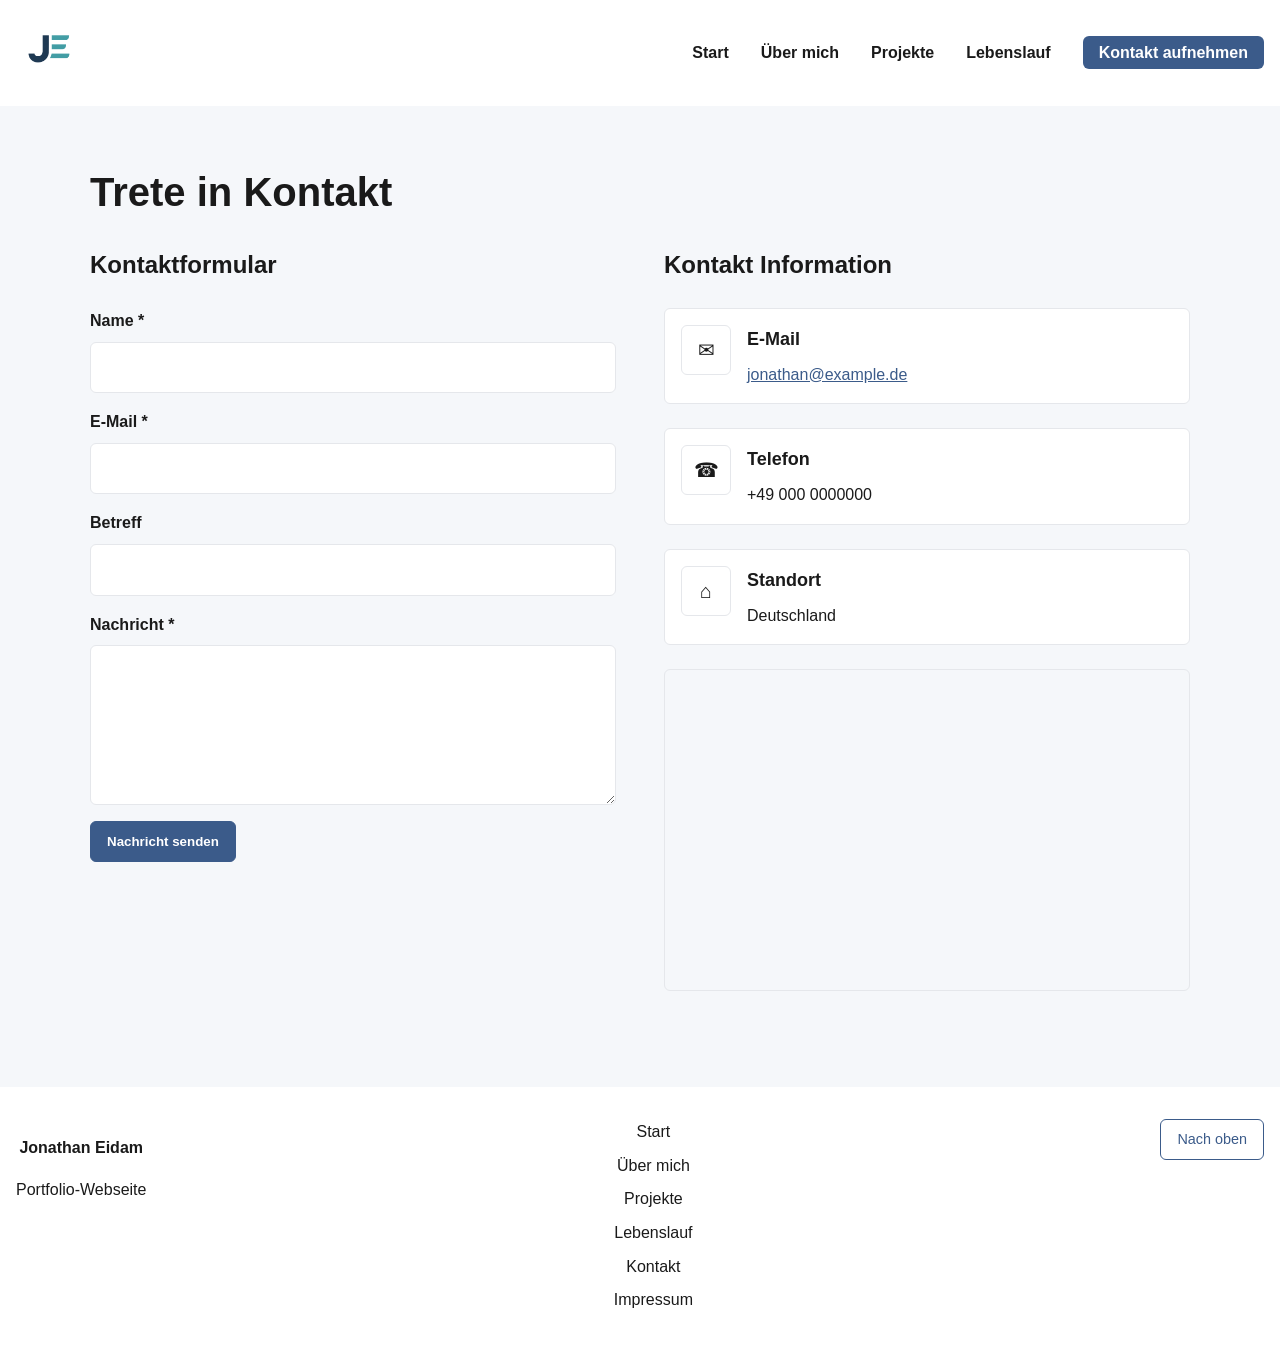
<file: contact.html>
<!DOCTYPE html>
<html lang="de">

<head>
  <meta charset="UTF-8" />
  <meta name="viewport" content="width=device-width, initial-scale=1.0" />
  <title>Kontakt</title>

  <!-- Stylesheet und Favicon -->
  <link rel="stylesheet" href="css/style.css" />
  <link rel="icon" href="images/logo.png" type="image/png">

  <!-- jQuery für Komponentenladung und eigenes Script -->
  <script src="https://code.jquery.com/jquery-3.7.1.min.js" defer></script>
  <script src="js/script.js" defer></script>
</head>

<body id="top">

  <!-- Kopfzeile mit Navigation (wird per jQuery aus nav.component geladen) -->
  <header>
    <nav></nav>
  </header>

  <main>
    <section class="contact-page">
      <h1>Trete in Kontakt</h1>

      <!-- Zweispaltiges Layout: Formular links, Kontaktinfos rechts -->
      <div class="contact-layout">

        <!-- Linke Spalte: Kontaktformular mit Validierung -->
        <div class="contact-form-column">
          <section class="contact-form-section">
            <h2>Kontaktformular</h2>

            <form class="contact-form">
              <div class="form-group">
                <label for="name">Name *</label>
                <input type="text" id="name" name="name" required>
              </div>

              <div class="form-group">
                <label for="email">E-Mail *</label>
                <input type="email" id="email" name="email" required>
              </div>

              <div class="form-group">
                <label for="subject">Betreff</label>
                <input type="text" id="subject" name="subject">
              </div>

              <div class="form-group">
                <label for="message">Nachricht *</label>
                <textarea id="message" name="message" required></textarea>
              </div>

              <button type="submit" class="button-link primary">Nachricht senden</button>
            </form>
          </section>
        </div>

        <!-- Rechte Spalte: Kontaktdaten und Karteneinbettung -->
        <div class="contact-info-column">
          <section class="contact-info-section">
            <h2>Kontakt Information</h2>

            <!-- E-Mail-Kontakt -->
            <article class="contact-info-card">
              <div class="contact-info-icon" aria-hidden="true">✉</div>
              <div class="contact-info-text">
                <h3>E-Mail</h3>
                <p><a href="mailto:jonathan@example.de">jonathan@example.de</a></p>
              </div>
            </article>

            <!-- Telefon-Kontakt -->
            <article class="contact-info-card">
              <div class="contact-info-icon" aria-hidden="true">☎</div>
              <div class="contact-info-text">
                <h3>Telefon</h3>
                <p>+49 000 0000000</p>
              </div>
            </article>

            <!-- Standort -->
            <article class="contact-info-card">
              <div class="contact-info-icon" aria-hidden="true">⌂</div>
              <div class="contact-info-text">
                <h3>Standort</h3>
                <p>Deutschland</p>
              </div>
            </article>

            <!-- Eingebettete Google Maps Karte -->
            <div class="contact-map">
              <iframe
                src="https://www.google.com/maps/embed?pb=!1m16!1m12!1m3!1d1134.2182529385918!2d9.985776325714568!3d53.54099860012424!2m3!1f0!2f0!3f0!3m2!1i1024!2i768!4f13.1!2m1!1selbphilharmonie!5e0!3m2!1sen!2sde!4v1774897979373!5m2!1sen!2sde"
                loading="lazy" referrerpolicy="no-referrer-when-downgrade" title="Standort auf Google Maps">
              </iframe>
            </div>
          </section>
        </div>
      </div>
    </section>
  </main>

  <!-- Footer (wird per jQuery aus footer.component geladen) -->
  <footer></footer>

</body>

</html>
</file>
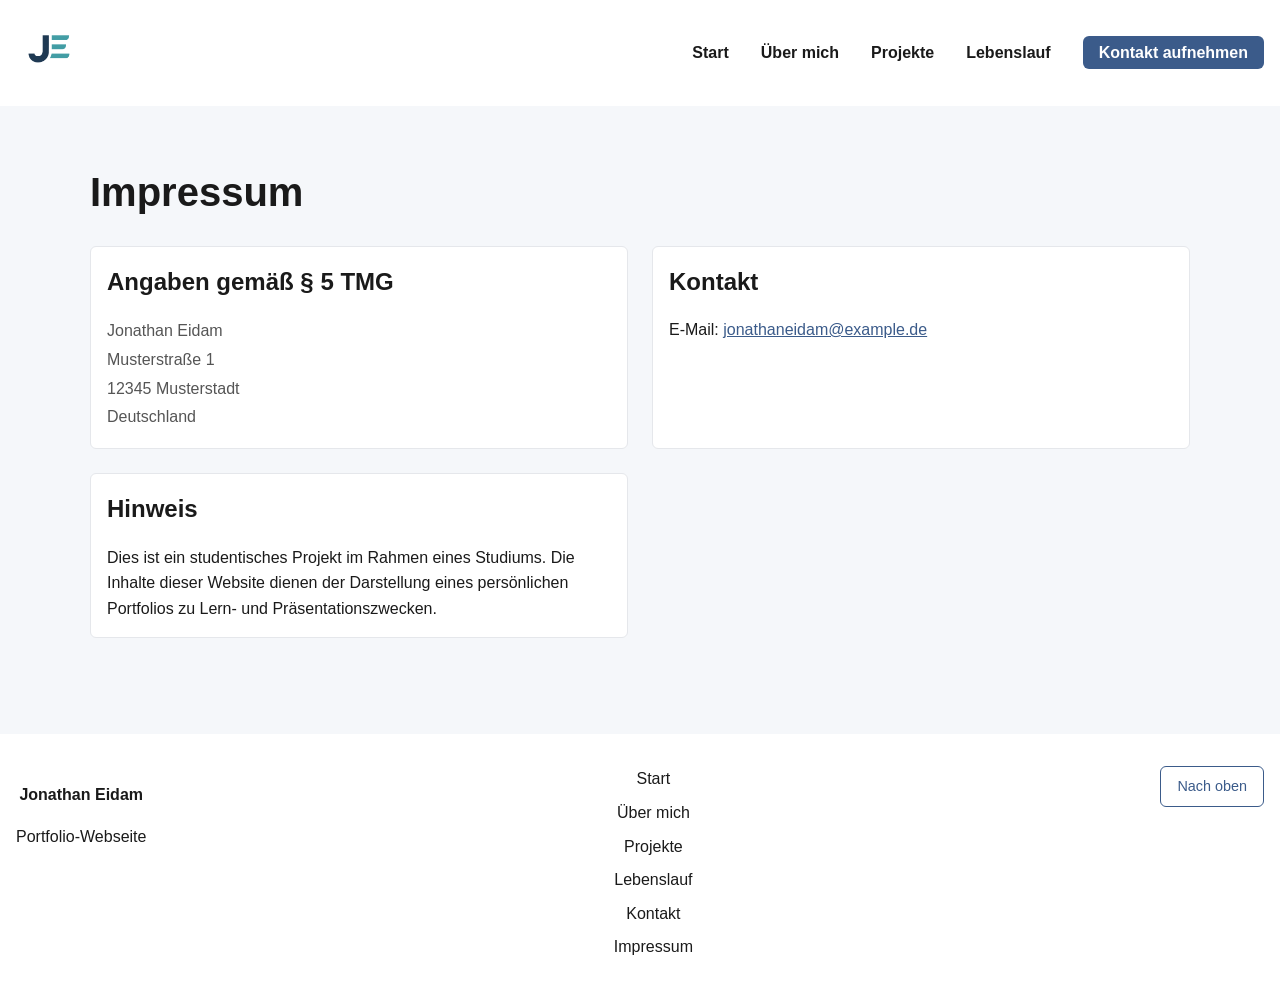
<file: impressum.html>
<!DOCTYPE html>
<html lang="de">

<head>
  <meta charset="UTF-8" />
  <meta name="viewport" content="width=device-width, initial-scale=1.0" />
  <title>Impressum</title>

  <!-- Stylesheet und Favicon -->
  <link rel="stylesheet" href="css/style.css" />
  <link rel="icon" href="images/logo.png" type="image/png">

  <!-- jQuery für Komponentenladung und eigenes Script -->
  <script src="https://code.jquery.com/jquery-3.7.1.min.js" defer></script>
  <script src="js/script.js" defer></script>
</head>

<body id="top">

  <!-- Kopfzeile mit Navigation (wird per jQuery aus nav.component geladen) -->
  <header>
    <nav></nav>
  </header>

  <main>
    <section class="impressum-page">
      <h1>Impressum</h1>

      <!-- Impressum-Karten: Rechtliche Pflichtangaben -->
      <div class="impressum-content">

        <!-- Angaben zum Seitenbetreiber nach § 5 TMG -->
        <section class="impressum-card">
          <h2>Angaben gemäß § 5 TMG</h2>
          <address>
            Jonathan Eidam<br>
            Musterstraße 1<br>
            12345 Musterstadt<br>
            Deutschland
          </address>
        </section>

        <!-- Kontaktmöglichkeit per E-Mail -->
        <section class="impressum-card">
          <h2>Kontakt</h2>
          <p>
            E-Mail:
            <a href="mailto:jonathaneidam@example.de">jonathaneidam@example.de</a>
          </p>
        </section>

        <!-- Hinweis zum studentischen Kontext des Projekts -->
        <section class="impressum-card">
          <h2>Hinweis</h2>
          <p>
            Dies ist ein studentisches Projekt im Rahmen eines Studiums. Die
            Inhalte dieser Website dienen der Darstellung eines persönlichen
            Portfolios zu Lern- und Präsentationszwecken.
          </p>
        </section>
      </div>
    </section>
  </main>

  <!-- Footer (wird per jQuery aus footer.component geladen) -->
  <footer></footer>

</body>

</html>
</file>
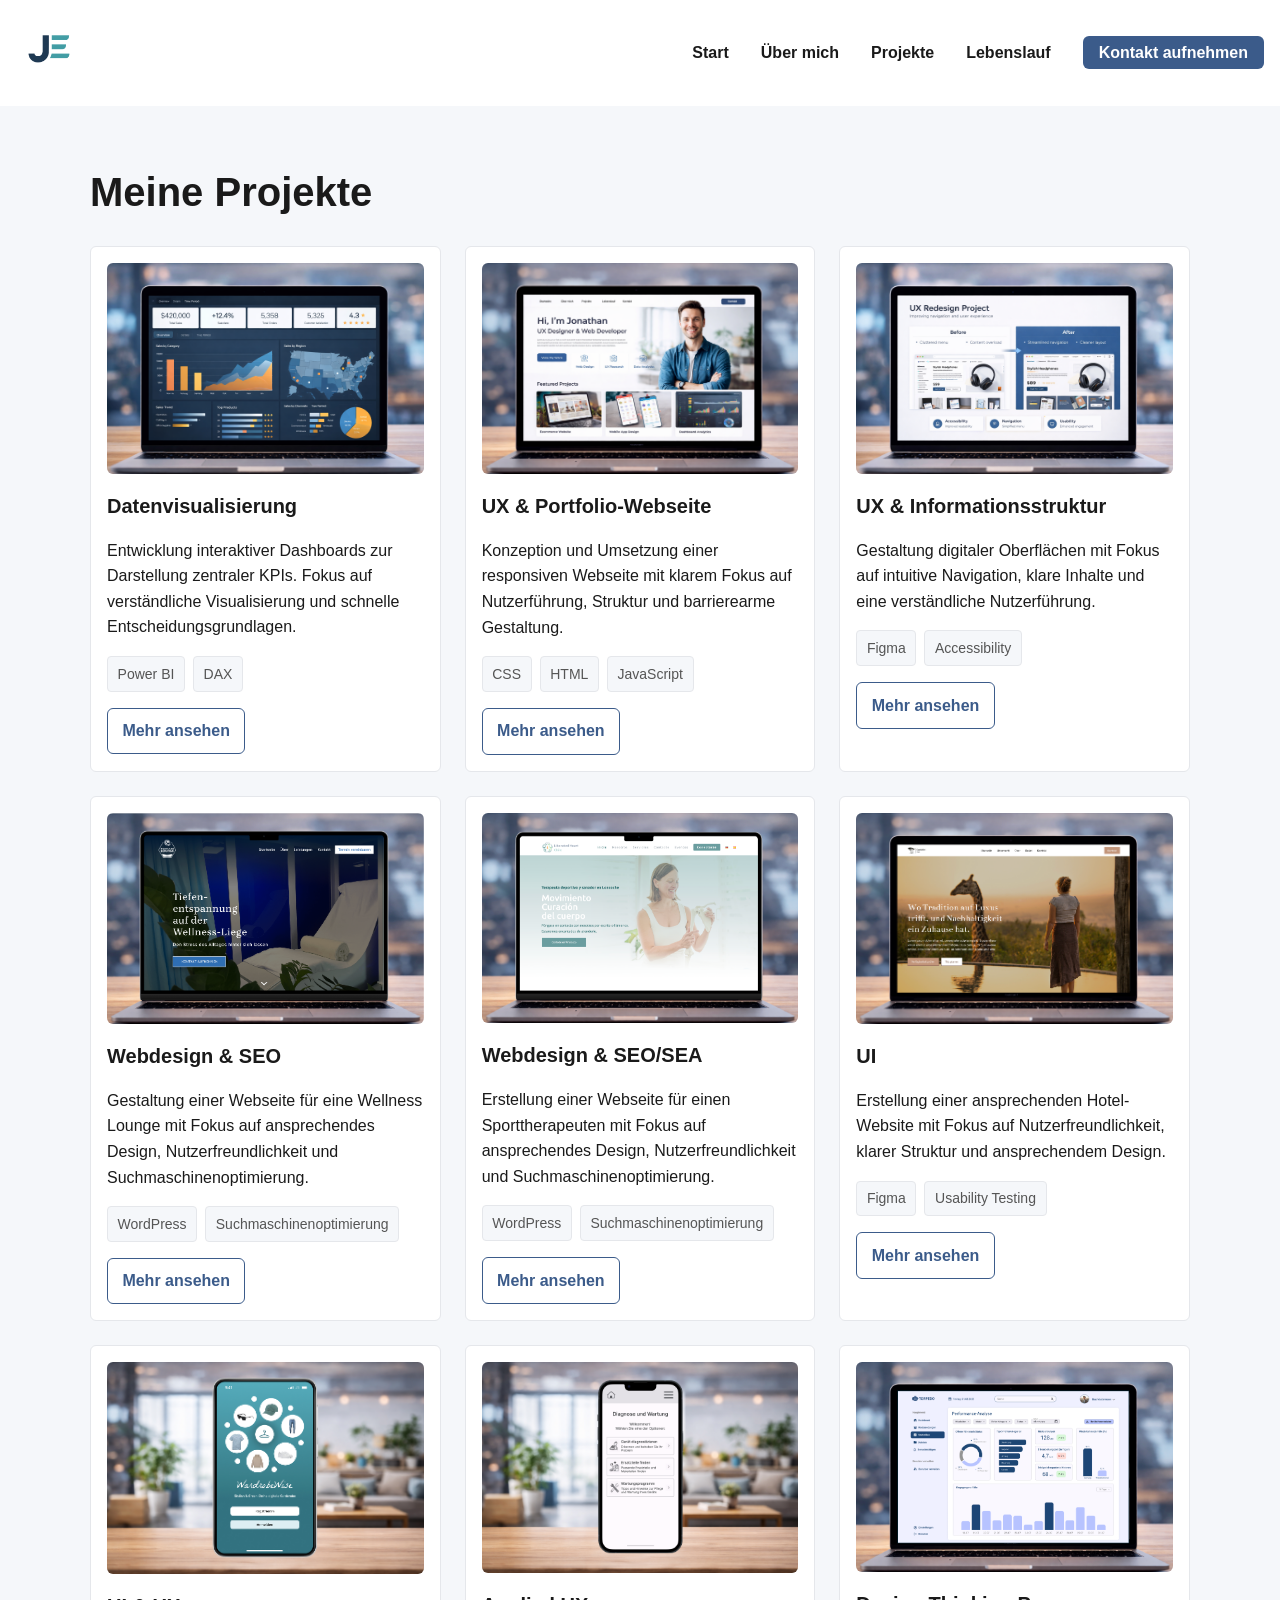
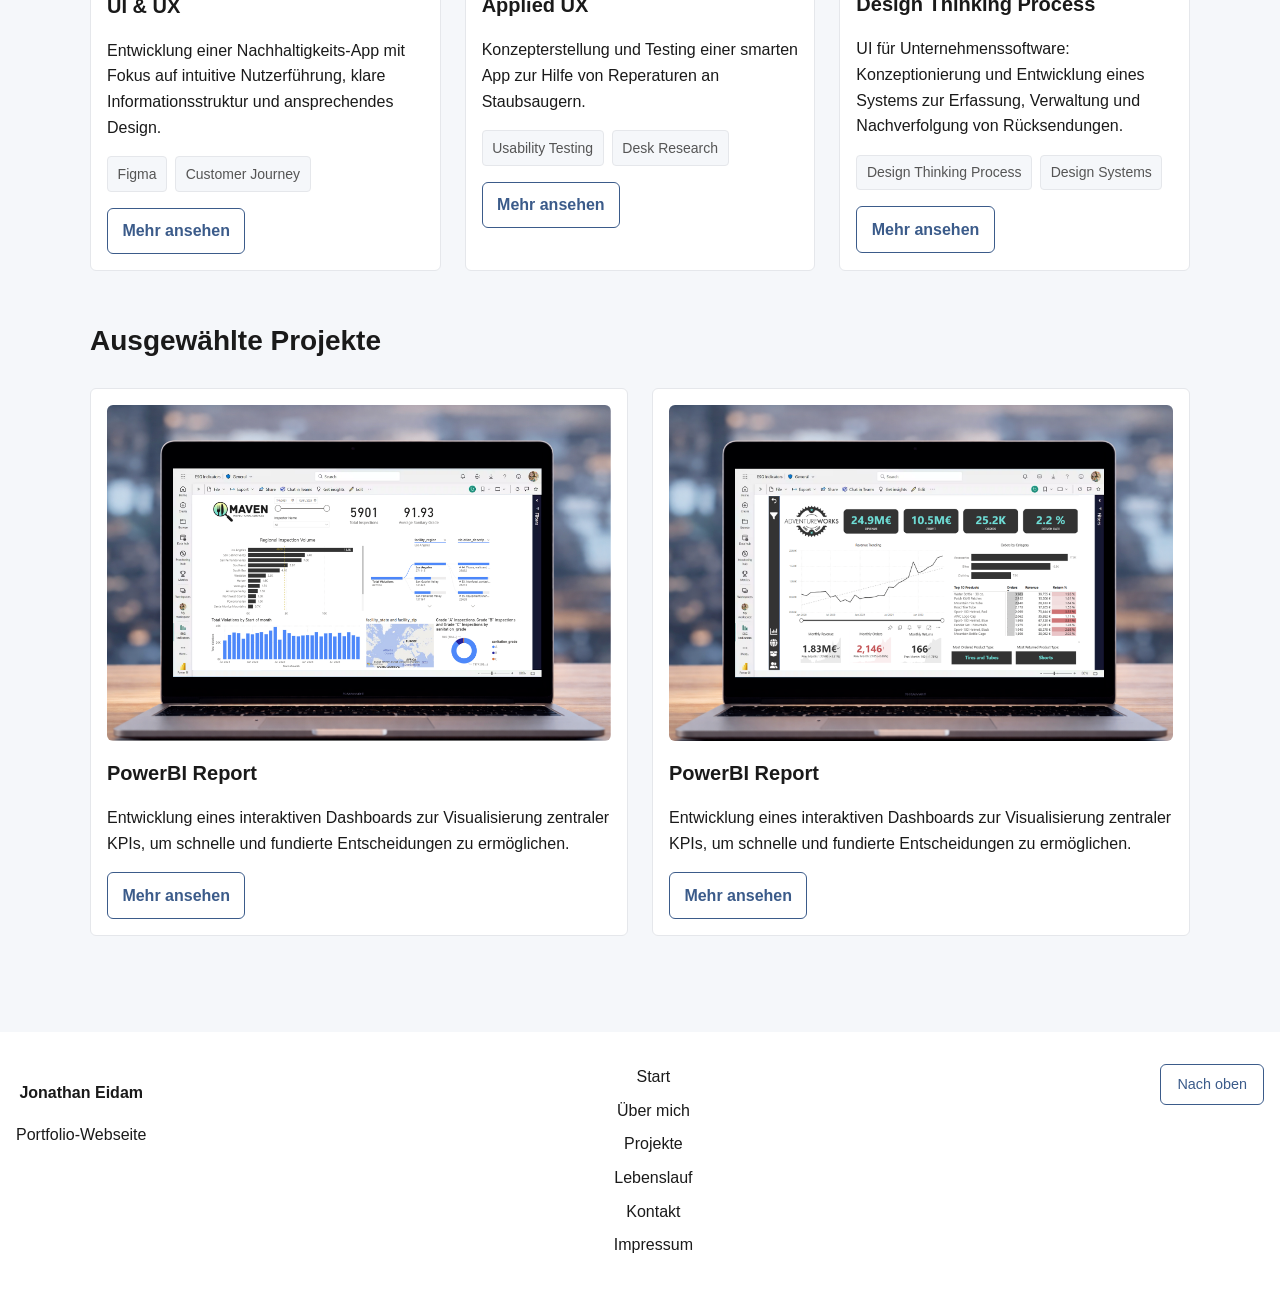
<file: projects.html>
<!DOCTYPE html>
<html lang="de">

<head>
  <meta charset="UTF-8" />
  <meta name="viewport" content="width=device-width, initial-scale=1.0" />
  <title>Projekte</title>

  <!-- Stylesheet und Favicon -->
  <link rel="stylesheet" href="css/style.css" />
  <link rel="icon" href="images/logo.png" type="image/png">

  <!-- jQuery für Komponentenladung und eigenes Script -->
  <script src="https://code.jquery.com/jquery-3.7.1.min.js" defer></script>
  <script src="js/script.js" defer></script>
</head>

<body id="top">

  <!-- Kopfzeile mit Navigation (wird per jQuery aus nav.component geladen) -->
  <header>
    <nav></nav>
  </header>

  <main>
    <section class="projects-page">
      <h1>Meine Projekte</h1>

      <!-- Projektübersicht: Alle Projekte als Kartenraster -->
      <div class="projects-grid">

        <!-- Projekt 1: Datenvisualisierung mit Power BI -->
        <article class="project-card">
          <img src="images/PowerBI-Report.png" alt="Vorschaubild zum Projekt Datenvisualisierung">
          <h2>Datenvisualisierung</h2>
          <p>
            Entwicklung interaktiver Dashboards zur Darstellung zentraler KPIs. 
            Fokus auf verständliche Visualisierung und schnelle Entscheidungsgrundlagen.
          </p>
          <div class="project-tags">
            <span>Power BI</span>
            <span>DAX</span>
          </div>
          <a href="#" class="card-link">Mehr ansehen</a>
        </article>

        <!-- Projekt 2: Portfolio-Webseite mit UX-Fokus -->
        <article class="project-card">
          <img src="images/Portfolio-Website.png" alt="Vorschaubild zum Projekt UX und Portfolio-Webseite">
          <h2>UX & Portfolio-Webseite</h2>
          <p>
            Konzeption und Umsetzung einer responsiven Webseite mit klarem
            Fokus auf Nutzerführung, Struktur und barrierearme Gestaltung.
          </p>
          <div class="project-tags">
            <span>CSS</span>
            <span>HTML</span>
            <span>JavaScript</span>
          </div>
          <a href="#" class="card-link">Mehr ansehen</a>
        </article>

        <!-- Projekt 3: UX-Redesign und Informationsarchitektur -->
        <article class="project-card">
          <img src="images/UX_redesign.png" alt="Vorschaubild zum Projekt UX und Informationsstruktur">
          <h2>UX & Informationsstruktur</h2>
          <p>
            Gestaltung digitaler Oberflächen mit Fokus auf intuitive Navigation,
            klare Inhalte und eine verständliche Nutzerführung.
          </p>
          <div class="project-tags">
            <span>Figma</span>
            <span>Accessibility</span>
          </div>
          <a href="#" class="card-link">Mehr ansehen</a>
        </article>

        <!-- Projekt 4: Webdesign und SEO für Wellness Lounge -->
        <article class="project-card">
          <img src="images/wellness_lounge.png" alt="Vorschaubild zum Projekt Webdesign und SEO Wellness Lounge">
          <h2>Webdesign & SEO</h2>
          <p>
            Gestaltung einer Webseite für eine Wellness Lounge mit Fokus auf ansprechendes Design, Nutzerfreundlichkeit und Suchmaschinenoptimierung.
          </p>
          <div class="project-tags">
            <span>WordPress</span>
            <span>Suchmaschinenoptimierung</span>
          </div>
          <a href="#" class="card-link">Mehr ansehen</a>
        </article>

        <!-- Projekt 5: Webdesign und SEO/SEA für Sporttherapeut -->
        <article class="project-card">
          <img src="images/Sport_therapeut.png" alt="Vorschaubild zum Projekt Webdesign und SEO SEA Sporttherapeut">
          <h2>Webdesign & SEO/SEA</h2>
          <p>
            Erstellung einer Webseite für einen Sporttherapeuten mit Fokus auf ansprechendes Design, Nutzerfreundlichkeit und Suchmaschinenoptimierung.
          </p>
          <div class="project-tags">
            <span>WordPress</span>
            <span>Suchmaschinenoptimierung</span>
          </div>
          <a href="#" class="card-link">Mehr ansehen</a>
        </article>

        <!-- Projekt 6: UI-Design für Hotel-Website -->
        <article class="project-card">
          <img src="images/eco_safari.png" alt="Vorschaubild zum Projekt UI Hotel-Website">
          <h2>UI</h2>
          <p>
            Erstellung einer ansprechenden Hotel-Website mit Fokus auf Nutzerfreundlichkeit, klarer Struktur und ansprechendem Design.
          </p>
          <div class="project-tags">
            <span>Figma</span>
            <span>Usability Testing</span>
          </div>
          <a href="#" class="card-link">Mehr ansehen</a>
        </article>

        <!-- Projekt 7: UI/UX für Nachhaltigkeits-App -->
        <article class="project-card">
          <img src="images/wardrobe_wise.png" alt="Vorschaubild zum Projekt UI und UX Nachhaltigkeits-App">
          <h2>UI & UX</h2>
          <p>
            Entwicklung einer Nachhaltigkeits-App mit Fokus auf intuitive Nutzerführung, klare Informationsstruktur und ansprechendes Design.
          </p>
          <div class="project-tags">
            <span>Figma</span>
            <span>Customer Journey</span>
          </div>
          <a href="#" class="card-link">Mehr ansehen</a>
        </article>

        <!-- Projekt 8: Applied UX für Staubsauger-Reparatur-App -->
        <article class="project-card">
          <img src="images/applied_ux.png" alt="Vorschaubild zum Projekt Applied UX Staubsauger-App">
          <h2>Applied UX</h2>
          <p>
            Konzepterstellung und Testing einer smarten App zur Hilfe von Reperaturen an Staubsaugern.
          </p>
          <div class="project-tags">
            <span>Usability Testing</span>
            <span>Desk Research</span>
          </div>
          <a href="#" class="card-link">Mehr ansehen</a>
        </article>

        <!-- Projekt 9: Unternehmenssoftware -->
        <article class="project-card">
          <img src="images/ui_unternehmenssoftware.png" alt="Vorschaubild zum Projekt Design Thinking Unternehmenssoftware">
          <h2>Design Thinking Process</h2>
          <p>
            UI für Unternehmenssoftware: Konzeptionierung und Entwicklung eines Systems zur Erfassung, Verwaltung und Nachverfolgung von Rücksendungen.
          </p>
          <div class="project-tags">
            <span>Design Thinking Process</span>
            <span>Design Systems</span>
          </div>
          <a href="#" class="card-link">Mehr ansehen</a>
        </article>
      </div>

      <!-- Ausgewählte Projekte: Hervorgehobene Power BI Dashboards -->
      <section class="featured-projects">
        <h2>Ausgewählte Projekte</h2>

        <div class="featured-projects-grid">

          <!-- Featured 1: KPI-Dashboard -->
          <article class="project-card">
            <img src="images/UI_Dashboard.png" alt="Vorschaubild zum ausgewählten Projekt PowerBI Dashboard KPI-Visualisierung">
            <h3>PowerBI Report</h3>
            <p>
              Entwicklung eines interaktiven Dashboards zur Visualisierung zentraler KPIs, um schnelle und fundierte Entscheidungen zu ermöglichen.
            </p>
            <a href="#" class="card-link">Mehr ansehen</a>
          </article>

          <!-- Featured 2: Datenanalyse-Report -->
          <article class="project-card">
            <img src="images/UI_PowerBI.png" alt="Vorschaubild zum ausgewählten Projekt PowerBI Report Datenanalyse">
            <h3>PowerBI Report</h3>
            <p>
              Entwicklung eines interaktiven Dashboards zur Visualisierung zentraler KPIs, um schnelle und fundierte Entscheidungen zu ermöglichen.
            </p>
            <a href="#" class="card-link">Mehr ansehen</a>
          </article>

        </div>
      </section>
    </section>
  </main>

  <!-- Footer (wird per jQuery aus footer.component geladen) -->
  <footer></footer>

</body>

</html>
</file>
<file: css/style.css>
/* ========================= */
/* Design System / Farben */
/* ========================= */

:root {
    /* Hintergrund */
    --color-bg: #f5f7fa;
    --color-surface: #ffffff;

    /* Text */
    --color-text: #1a1a1a;
    --color-text-light: #555;

    /* Primary */
    --color-primary: #3b5b8a;
    --color-primary-dark: #2f4a73;

    /* Border */
    --color-border: #e5e7eb;

    /* Hover */
    --color-hover: #eff6ff;
}

/* Smooth scroll behaviour */
html {
    scroll-behavior: smooth;
}

/* Dark Mode */
@media (prefers-color-scheme: dark) {
    :root {
        --color-bg: #1a1a2e;
        --color-surface: #16213e;
        --color-text: #e0e0e0;
        --color-text-light: #a0a0a0;
        --color-primary: #6b8fc4;
        --color-primary-dark: #8badd9;
        --color-border: #2a2a4a;
        --color-hover: #1f2b47;
    }
}

/* ========================= */
/* Grundlayout */
/* ========================= */

/* Basis-Styles */
body {
    margin: 0;
    font-family: Arial, sans-serif;
    line-height: 1.6;
    background-color: var(--color-bg);
    color: var(--color-text);
}

/* Zustand: Navigation geöffnet */
body.menu-open {
    overflow: hidden;
}

/* Header */
header {
    background-color: var(--color-surface);
    padding: 1rem;
    position: relative;
    z-index: 1000;
}

/* Haupt-Content-Container */
main {
    max-width: 56.25rem;
    margin: 0 auto;
    padding: 1rem;
}

/* ========================= */
/* Navigation */
/* ========================= */

/* Navigation Layout */
nav {
    display: flex;
    justify-content: space-between;
    align-items: center;
    gap: 1rem;
}

nav a {
    text-decoration: none;
    color: var(--color-text);
    font-weight: bold;
    transition: color 0.2s ease;
}

nav a:hover {
    color: var(--color-primary);
}

nav a:focus {
    outline: 0.125rem solid var(--color-primary);
    outline-offset: 0.125rem;
}

nav img {
    height: 4.125rem;
    margin-right: 0.625rem;
}

/* Fokus-Zustände für interaktive Elemente */
input:focus-visible,
textarea:focus-visible,
button:focus-visible,
a:focus-visible {
    outline: 0.125rem solid var(--color-primary);
    outline-offset: 0.125rem;
}

/* Navigationslinks */
.nav-links {
    display: flex;
    gap: 2rem;
    align-items: center;
    list-style: none;
    margin: 0;
    padding: 0;
}

/* Kontakt-Button (CTA im Menü) */
.nav-contact {
    padding: 0.5rem 1rem;
    border-radius: 0.375rem;
    background-color: var(--color-primary);
    color: white !important;
    transition: background-color 0.2s ease;
}

.nav-contact:hover {
    background-color: var(--color-primary-dark);
}

/* Overlay-Logo */
.overlay-logo {
    display: none;
}

/* Mobile Navigation Buttons */
.burger-menu,
.overlay-close {
    width: 4.125rem;
    height: 4.125rem;
    background: none;
    border: none;
    cursor: pointer;
    display: flex;
    justify-content: center;
    align-items: center;
    padding: 0;
    line-height: 1;
}

.burger-menu span,
.overlay-close span {
    display: flex;
    justify-content: center;
    align-items: center;
    width: 2.25rem;
    height: 2.25rem;
    font-size: 2.25rem;
    line-height: 1;
}

/* Burger-Menü standardmäßig ausblenden */
.burger-menu {
    display: none;
    justify-content: center;
    align-items: center;
}

.burger-menu.hidden {
    display: none;
}

/* Schließen-Button standardmäßig ausblenden */
.overlay-close {
    display: none;
}

/* ========================= */
/* Footer */
/* ========================= */

/* Footer Container */
footer {
    background-color: var(--color-surface);
    padding: 2rem 1rem;
    margin-top: 2rem;
}

/* Footer Content */
.footer-content {
    display: flex;
    flex-direction: column;
    gap: 1.5rem;
    align-items: center;
    text-align: center;
}

/* Footer Navigation */
.footer-links {
    display: flex;
    flex-direction: column;
    gap: 0.5rem;
}

.footer-links a {
    text-decoration: none;
    color: var(--color-text);
}

.footer-links a:hover {
    text-decoration: underline;
}

/* Footer Branding */
.footer-brand p:first-child {
    font-weight: bold;
}

/* Footer Meta / Aktionen (Buttons) */
.footer-meta a {
    display: inline-block;
    padding: 0.5rem 1rem;
    border: 0.0625rem solid var(--color-primary);
    border-radius: 0.375rem;
    text-decoration: none;
    color: var(--color-primary);
    font-size: 0.9rem;
    transition: background-color 0.2s ease, color 0.2s ease;
}

.footer-meta a:hover {
    background-color: var(--color-primary);
    color: white;
}

/* ========================= */
/* Components */
/* ========================= */

/* Buttons */
.button-link {
    display: inline-block;
    padding: 0.75rem 1rem;
    border: 0.0625rem solid var(--color-primary);
    border-radius: 0.375rem;
    text-decoration: none;
    font-weight: bold;
    background-color: transparent;
    color: var(--color-primary);
    transition: background-color 0.2s ease, color 0.2s ease;
}

.button-link.primary {
    background-color: var(--color-primary);
    color: white;
}

.button-link.primary:hover {
    background-color: var(--color-primary-dark);
}

.button-link.secondary:hover {
    background-color: var(--color-hover);
}

/* Card Links */
.card-link {
    align-self: flex-start;
    display: inline-block;
    padding: 0.6rem 0.9rem;
    border: 0.0625rem solid var(--color-primary);
    border-radius: 0.375rem;
    text-decoration: none;
    color: var(--color-primary);
    font-weight: bold;
    transition: background-color 0.2s ease, color 0.2s ease;
}

.card-link:hover {
    background-color: var(--color-primary);
    color: white;
}

/* Project Card */
.project-card {
    display: flex;
    flex-direction: column;
    gap: 1rem;
    padding: 1rem;
    border: 0.0625rem solid var(--color-border);
    border-radius: 0.375rem;
    background-color: var(--color-surface);
}

.project-card img {
    width: 100%;
    height: auto;
    display: block;
    border-radius: 0.375rem;
}

.project-card h2,
.project-card h3 {
    margin: 0;
    font-size: 1.25rem;
}

.project-card p {
    margin: 0;
}

/* Skill Card */
.skill-card {
    padding: 1rem;
    border: 0.0625rem solid var(--color-border);
    border-radius: 0.375rem;
    background-color: var(--color-surface);
}

.skill-card h3 {
    display: flex;
    flex-direction: column;
    align-items: center;
    justify-content: center;
    gap: 0.5rem;
    margin: 0 0 0.75rem 0;
    font-size: 1rem;
    text-align: center;
}

.skill-card svg {
    width: 1.5rem;
    height: 1.5rem;
    color: var(--color-primary);
}

/* Skill Bar */
.skill-bar {
    width: 100%;
    height: 0.75rem;
    background-color: var(--color-border);
    border-radius: 999rem;
    overflow: hidden;
}

/* Skill Level */
.skill-level {
    height: 100%;
    background-color: var(--color-primary);
    border-radius: 999rem;
}

/* Skill Variants */
.skill-level-dashboard {
    width: 85%;
}

.skill-level-dataviz {
    width: 90%;
}

.skill-level-powerbi {
    width: 85%;
}

.skill-level-ux {
    width: 80%;
}

.skill-level-user {
    width: 80%;
}

.skill-level-web {
    width: 75%;
}

.skill-level-responsive {
    width: 75%;
}

.skill-level-storytelling {
    width: 85%;
}

/* Social Buttons */
.social-icons a {
    display: inline-block;
    padding: 0.75rem 1rem;
    border: 0.0625rem solid var(--color-primary);
    border-radius: 0.375rem;
    text-decoration: none;
    color: var(--color-primary);
    font-weight: bold;
    background-color: transparent;
    transition: background-color 0.2s ease, color 0.2s ease;
}

.social-icons a:hover {
    background-color: var(--color-primary);
    color: white;
}

/* Project Tags */
.project-tags span {
    display: inline-block;
    padding: 0.35rem 0.6rem;
    border: 0.0625rem solid var(--color-border);
    color: var(--color-text-light);
    background-color: var(--color-bg);
    border-radius: 0.25rem;
    font-size: 0.875rem;
}

/* Form Group */
.form-group {
    display: flex;
    flex-direction: column;
    gap: 0.5rem;
    margin-bottom: 1rem;
}

.form-group label {
    font-weight: bold;
}

.form-group input,
.form-group textarea {
    width: 100%;
    padding: 0.75rem;
    font: inherit;
    border: 0.0625rem solid var(--color-border);
    border-radius: 0.375rem;
    box-sizing: border-box;
}

.form-group textarea {
    min-height: 10rem;
    resize: vertical;
}

/* ========================= */
/* Animationen               */
/* ========================= */

@keyframes fadeInUp {
    from {
        opacity: 0;
        transform: translateY(1.5rem);
    }

    to {
        opacity: 1;
        transform: translateY(0);
    }
}

.hero-text {
    animation: fadeInUp 0.8s ease-out;
}

.hero-image {
    animation: fadeInUp 0.8s ease-out 0.2s both;
}

/* ========================= */
/* index page */
/* ========================= */

/* Hero Section */
.hero {
    display: grid;
    grid-template-columns: 1fr;
    gap: 2rem;
    align-items: center;
    padding-block: 2rem;
}

/* Hero Text */
.hero-text {
    display: flex;
    flex-direction: column;
    gap: 1rem;
    order: 2;
}

.hero-text h1 {
    margin: 0;
    font-size: clamp(2rem, 5vw, 4rem);
    line-height: 1.1;
}

.hero-text p {
    margin: 0;
    font-size: 1.125rem;
}

/* Hero Buttons */
.hero-actions {
    display: flex;
    flex-wrap: wrap;
    gap: 1rem;
    margin-top: 0.5rem;
}

/* Hero Image */
.hero-image {
    display: flex;
    justify-content: center;
    align-items: center;
    order: 1;
}

.hero-image img {
    width: 100%;
    max-width: 28rem;
    height: auto;
    display: block;
}

/* Projects Section */
.home-projects {
    display: flex;
    flex-direction: column;
    gap: 1.5rem;
    padding-block: 2rem;
}

.home-projects h2 {
    margin: 0;
    font-size: 1.75rem;
}

/* Project Grid */
.project-preview-grid {
    display: grid;
    grid-template-columns: 1fr;
    gap: 1.5rem;
}

/* Projects CTA */
.home-projects-action {
    display: flex;
    justify-content: center;
    margin-top: 1.5rem;
}

/* About Section */
.home-about {
    display: grid;
    grid-template-columns: 1fr;
    gap: 2rem;
    align-items: center;
    margin-block: 3rem;
    padding: 2rem;
    background-color: var(--color-surface);
    border-radius: 0.5rem;
}

/* About Image */
.home-about-image {
    display: flex;
    justify-content: center;
    align-items: center;
}

.home-about-image img {
    width: 100%;
    max-width: 22rem;
    height: 100%;
    object-fit: cover;
    display: block;
    border-radius: 0.375rem;
}

/* About Text */
.home-about-text {
    display: flex;
    flex-direction: column;
    gap: 1rem;
}

.home-about-text a {
    align-self: flex-start;
}

.home-about-text h2 {
    margin: 0;
    font-size: 1.75rem;
}

.home-about-text p {
    margin: 0;
    font-size: 1.125rem;
}

/* Skills Section */
.home-skills {
    display: flex;
    flex-direction: column;
    gap: 0.75rem;
    padding-block: 2rem;
    align-items: center;
}

.home-skills h2 {
    margin: 0;
    font-size: 1.75rem;
}

/* Skills Intro */
.section-intro {
    max-width: 40rem;
    margin: 0 auto 1.25rem auto;
    text-align: center;
    color: var(--color-text-light);
    font-size: 1.05rem;
}

/* Skills Grid */
.skills-grid {
    display: grid;
    grid-template-columns: 1fr;
    gap: 1rem;
    width: 100%;
}

/* Skills CTA */
.home-skills-action {
    display: flex;
    justify-content: center;
    margin-top: 1.5rem;
}

/* ========================= */
/* about page */
/* ========================= */

/* About Section */
.about-page {
    display: flex;
    flex-direction: column;
    gap: 2rem;
    padding-block: 2rem;
}

.about-page h1 {
    margin: 0;
    font-size: 2.5rem;
    line-height: 1.1;
}

/* About Layout */
.about-content {
    display: grid;
    grid-template-columns: 1fr;
    gap: 2rem;
    align-items: stretch;
}

/* About Image */
.about-image {
    display: flex;
    justify-content: center;
    align-items: center;
}

.about-image img {
    width: 100%;
    max-width: 24.3rem;
    height: auto;
    display: block;
    border-radius: 0.375rem;
}

/* About Sections (Textbereiche) */
.about-career,
.social-links {
    display: flex;
    flex-direction: column;
    gap: 1rem;
}

.about-career h2,
.social-links h2 {
    margin: 0;
    font-size: 1.5rem;
}

.about-career p,
.social-links p {
    margin: 0;
    font-size: 1.125rem;
}

/* Social Icons Layout */
.social-icons {
    display: flex;
    flex-wrap: wrap;
    gap: 1rem;
}

/* About Personal Section */
.about-personal {
    display: grid;
    grid-template-columns: 1fr;
    gap: 2rem;
    align-items: center;
    padding: 2rem;
    background-color: var(--color-surface);
    border-radius: 0.5rem;
}

.about-personal-text {
    display: flex;
    flex-direction: column;
    gap: 1rem;
}

.about-personal-text h2 {
    margin: 0;
    font-size: 1.5rem;
}

.about-personal-text p {
    margin: 0;
    font-size: 1.125rem;
}

.about-personal-text a {
    color: var(--color-primary);
    text-decoration: underline;
}

.about-personal-image {
    display: flex;
    justify-content: center;
}

.about-personal-image img {
    width: 100%;
    max-width: 22rem;
    height: auto;
    display: block;
    border-radius: 0.375rem;
}

/* ========================= */
/* Projects page */
/* ========================= */

/* Projects Section */
.projects-page {
    display: flex;
    flex-direction: column;
    gap: 2rem;
    padding-block: 2rem;
}

.projects-page h1 {
    margin: 0;
    font-size: 2.5rem;
    line-height: 1.1;
}

/* Projects Grid */
.projects-grid {
    display: grid;
    grid-template-columns: 1fr;
    gap: 1.5rem;
}

/* Project Tags Container */
.project-tags {
    display: flex;
    flex-wrap: wrap;
    gap: 0.5rem;
}

/* Featured Projects Section */
.featured-projects {
    display: flex;
    flex-direction: column;
    gap: 1.5rem;
    padding-top: 1rem;
}

.featured-projects h2 {
    margin: 0;
    font-size: 1.75rem;
}

/* Featured Projects Grid */
.featured-projects-grid {
    display: grid;
    grid-template-columns: 1fr;
    gap: 1.5rem;
}

/* ========================= */
/* cv page */
/* ========================= */

/* CV Section */
.cv-page {
    display: flex;
    flex-direction: column;
    gap: 2rem;
    padding-block: 2rem;
}

.cv-page h1 {
    margin: 0;
    font-size: 2.5rem;
    line-height: 1.1;
}

/* CV Layout */
.cv-columns {
    display: grid;
    grid-template-columns: 1fr;
    gap: 2rem;
}

/* CV Content Section mit Timeline-Linie */
.cv-section {
    display: flex;
    flex-direction: column;
    gap: 0;
    position: relative;
    padding-left: 2rem;
}

/* Vertikale Timeline-Linie */
.cv-section::before {
    content: "";
    position: absolute;
    top: 2.5rem;
    bottom: 0;
    left: 0.5rem;
    width: 0.125rem;
    background-color: var(--color-border);
}

.cv-section h2 {
    margin: 0 0 1rem 0;
    font-size: 1.5rem;
}

/* CV Card mit Timeline-Punkt */
.cv-card {
    display: flex;
    flex-direction: column;
    gap: 0.75rem;
    padding: 1rem;
    margin-bottom: 1rem;
    border: 0.0625rem solid var(--color-border);
    border-radius: 0.375rem;
    background-color: var(--color-surface);
    position: relative;
}

/* Timeline-Punkt */
.cv-card::before {
    content: "";
    position: absolute;
    left: -1.75rem;
    top: 1.25rem;
    width: 0.75rem;
    height: 0.75rem;
    background-color: var(--color-primary);
    border: 0.125rem solid var(--color-surface);
    border-radius: 50%;
    z-index: 1;
}

.cv-card h3 {
    margin: 0;
    font-size: 1.25rem;
}

.cv-card p {
    margin: 0;
}

/* CV Date Badge */
.cv-date {
    display: inline-block;
    width: fit-content;
    padding: 0.25rem 0.5rem;
    border: 0.0625rem solid var(--color-primary);
    border-radius: 0.25rem;
    font-size: 0.875rem;
    font-weight: bold;
    background-color: var(--color-bg);
    color: var(--color-primary);
}

/* CV Skills Section */
.cv-skills {
    display: flex;
    flex-direction: column;
    gap: 1.5rem;
    padding-top: 1rem;
}

.cv-skills h2 {
    margin: 0;
    font-size: 1.75rem;
}

.cv-table {
    width: 100%;
    border-collapse: separate;
    border-spacing: 0;
    border: 0.0625rem solid var(--color-border);
    border-radius: 0.375rem;
    background-color: var(--color-surface);
    overflow: hidden;
}

.cv-table th {
    color: var(--color-text-light);
    font-weight: bold;
    font-size: 0.8rem;
    text-transform: uppercase;
    letter-spacing: 0.05em;
    padding: 0.5rem 1rem;
    border-bottom: 0.125rem solid var(--color-primary);
    text-align: left;
}

.cv-table td {
    padding: 0.75rem 1rem;
    text-align: left;
    border-bottom: 0.0625rem solid var(--color-border);
}

.cv-table tr:last-child td {
    border-bottom: none;
}

.cv-table td:first-child {
    font-weight: bold;
    white-space: nowrap;
    width: 12rem;
}

/* Technologie-Tags in der Tabelle */
.tech-tag {
    display: inline-block;
    padding: 0.2rem 0.5rem;
    margin: 0.15rem 0.25rem 0.15rem 0;
    background-color: var(--color-hover);
    color: var(--color-primary);
    font-size: 0.85rem;
    border-radius: 0.25rem;
    border: 0.0625rem solid var(--color-border);
}

/* CV Skills Grid */
.cv-skills-grid {
    display: grid;
    grid-template-columns: 1fr;
    gap: 1rem;
}

/* CV Skills Grid */
.cv-skills-grid {
    display: grid;
    grid-template-columns: 1fr;
    gap: 1rem;
}

/* CV Download Section */
.cv-download {
    display: flex;
    flex-direction: column;
    gap: 1.5rem;
    padding-top: 1rem;
}

.cv-download h2 {
    margin: 0;
    font-size: 1.75rem;
}

/* PDF Preview */
.cv-pdf iframe {
    width: 100%;
    height: 31.25rem;
    border: 0.0625rem solid var(--color-border);
    border-radius: 0.375rem;
}

/* Download Button Alignment */
.cv-download .button-link {
    align-self: flex-start;
}

/* ========================= */
/* contact page */
/* ========================= */

/* Contact Section */
.contact-page {
    display: flex;
    flex-direction: column;
    gap: 2rem;
    padding-block: 2rem;
}

.contact-page h1 {
    margin: 0;
    font-size: 2.5rem;
    line-height: 1.1;
}

/* Contact Layout */
.contact-layout {
    display: grid;
    grid-template-columns: 1fr;
    gap: 2rem;
    align-items: start;
}

/* Contact Columns */
.contact-form-column,
.contact-info-column {
    display: flex;
    flex-direction: column;
}

/* Contact Content Sections */
.contact-form-section,
.contact-info-section {
    display: flex;
    flex-direction: column;
    gap: 1.5rem;
}

.contact-form-section h2,
.contact-info-section h2 {
    margin: 0;
    font-size: 1.5rem;
}

/* Contact Form */
.contact-form {
    max-width: 100%;
    margin-top: 0;
}

/* Contact Form Button */
.contact-form .button-link {
    align-self: flex-start;
    cursor: pointer;
}

/* Contact Info Card */
.contact-info-card {
    display: flex;
    gap: 1rem;
    align-items: flex-start;
    padding: 1rem;
    border: 0.0625rem solid var(--color-border);
    border-radius: 0.375rem;
    background-color: var(--color-surface);
}

/* Contact Info Icon */
.contact-info-icon {
    width: 3rem;
    height: 3rem;
    display: flex;
    justify-content: center;
    align-items: center;
    border: 0.0625rem solid var(--color-border);
    border-radius: 0.375rem;
    font-size: 1.25rem;
    flex-shrink: 0;
}

/* Contact Info Text */
.contact-info-text {
    display: flex;
    flex-direction: column;
    gap: 0.5rem;
}

.contact-info-text h3 {
    margin: 0;
    font-size: 1.125rem;
}

.contact-info-text p {
    margin: 0;
}

.contact-info-text a {
    color: var(--color-primary);
    text-decoration: underline;
}

/* Contact Map */
.contact-map {
    width: 100%;
    max-width: 100%;
    border: 0.0625rem solid var(--color-border);
    border-radius: 0.375rem;
    overflow: hidden;
    box-sizing: border-box;
}

/* Embedded Map */
.contact-map iframe {
    display: block;
    width: 100%;
    max-width: 100%;
    height: 20rem;
    border: 0;
}

/* ========================= */
/* impressum page */
/* ========================= */

/* Impressum Section */
.impressum-page {
    display: flex;
    flex-direction: column;
    gap: 2rem;
    padding-block: 2rem;
}

.impressum-page h1 {
    margin: 0;
    font-size: 2.5rem;
    line-height: 1.1;
}

/* Impressum Layout */
.impressum-content {
    display: grid;
    grid-template-columns: 1fr;
    gap: 1.5rem;
}

/* Impressum Card */
.impressum-card {
    display: flex;
    flex-direction: column;
    gap: 1rem;
    padding: 1rem;
    border: 0.0625rem solid var(--color-border);
    border-radius: 0.375rem;
    background-color: var(--color-surface);
}

.impressum-card h2 {
    margin: 0;
    font-size: 1.5rem;
}

.impressum-card p {
    margin: 0;
}

.impressum-card a {
    color: var(--color-primary);
    text-decoration: underline;
}

.impressum-card address {
    font-style: normal;
    line-height: 1.8;
    color: var(--color-text-light);
}

/* ========================= */
/* Breakpoints */
/* ========================= */

/* Tablet */
@media (min-width: 48rem) {

    /* Layout */
    main {
        padding: 2rem;
    }

    .footer-content {
        flex-direction: row;
        justify-content: space-between;
        align-items: flex-start;
    }

    /* index page */
    .project-preview-grid {
        grid-template-columns: repeat(3, 1fr);
    }

    .skills-grid {
        grid-template-columns: repeat(2, 1fr);
    }

    /* about page */
    .about-content {
        grid-template-columns: 1fr 1fr;
        gap: 2rem;
    }

    .about-image {
        grid-column: 1;
        grid-row: 1 / span 2;
    }

    .about-career {
        grid-column: 2;
        grid-row: 1;
    }

    .social-links {
        grid-column: 2;
        grid-row: 2;
    }

    .about-personal {
        grid-template-columns: 1fr 1fr;
        gap: 3rem;
    }

    /* projects page */
    .projects-grid {
        grid-template-columns: repeat(2, 1fr);
    }

    .featured-projects-grid {
        grid-template-columns: 1fr 1fr;
    }

    /* cv page */
    .cv-columns {
        grid-template-columns: 1fr 1fr;
    }

    .cv-skills-grid {
        grid-template-columns: repeat(2, 1fr);
    }

    /* contact page */
    .contact-layout {
        grid-template-columns: 1fr 1fr;
        gap: 2rem;
    }

    /* impressum page */
    .impressum-content {
        grid-template-columns: 1fr 1fr;
    }
}

/* Desktop */
@media (min-width: 64rem) {

    /* Layout */
    main {
        max-width: 68.75rem;
    }

    nav {
        gap: 2rem;
    }

    /* index page */
    .hero {
        grid-template-columns: 1fr 1fr;
        gap: 3rem;
    }

    .hero-text {
        order: 1;
    }

    .hero-image {
        order: 2;
    }

    /* navigation */
    .nav-overlay {
        display: flex;
        align-items: center;
        margin-left: auto;
    }

    .overlay-logo,
    .overlay-close,
    .burger-menu {
        display: none !important;
    }

    .nav-links {
        flex-direction: row;
    }

    .project-preview-grid {
        grid-template-columns: repeat(3, 1fr);
    }

    .home-about {
        grid-template-columns: 1fr 1fr;
        gap: 3rem;
    }

    .skills-grid {
        grid-template-columns: repeat(4, 1fr);
    }

    /* about page */
    .about-content {
        grid-template-columns: 1fr 1.4fr;
        gap: 3rem;
    }

    .about-image {
        grid-column: 1;
        grid-row: 1;
    }

    .about-career {
        grid-column: 2;
        grid-row: 1;
    }

    /* projects page */
    .projects-grid {
        grid-template-columns: repeat(3, 1fr);
    }

    /* cv page */
    .cv-skills-grid {
        grid-template-columns: repeat(4, 1fr);
    }

    /* contact page */
    .contact-layout {
        grid-template-columns: 1fr 1fr;
        gap: 3rem;
    }
}

/* Tablet und Mobile Navigation */
@media (max-width: 64rem) {

    /* index page */
    .hero-image img {
        max-width: 18rem;
    }

    /* navigation */
    nav {
        flex-wrap: wrap;
    }

    .burger-menu {
        display: flex;
        position: absolute;
        top: 0.8rem;
        right: 1rem;
        z-index: 1000;
    }

    .nav-overlay {
        display: none;
    }

    .nav-overlay.active {
        position: fixed;
        top: 0;
        left: 0;
        width: 100%;
        height: 100dvh;
        background-color: var(--color-bg);
        display: flex;
        flex-direction: column;
        justify-content: center;
        align-items: center;
        z-index: 999;
    }

    .nav-overlay.active .overlay-logo {
        display: block;
        position: absolute;
        top: 1rem;
        left: 1rem;
    }

    .nav-overlay.active .overlay-logo img {
        height: 4.125rem;
    }

    .nav-overlay.active .overlay-close {
        display: flex;
        position: absolute;
        top: 0.8rem;
        right: 1rem;
    }

    .nav-links {
        list-style: none;
        margin: 0;
        padding: 0;
        display: flex;
        flex-direction: column;
        gap: 2rem;
        align-items: center;
    }
}

/* Mobile Feinanpassungen */
@media (max-width: 48rem) {
    .contact-map iframe {
        height: 16rem;
    }
}
</file>
